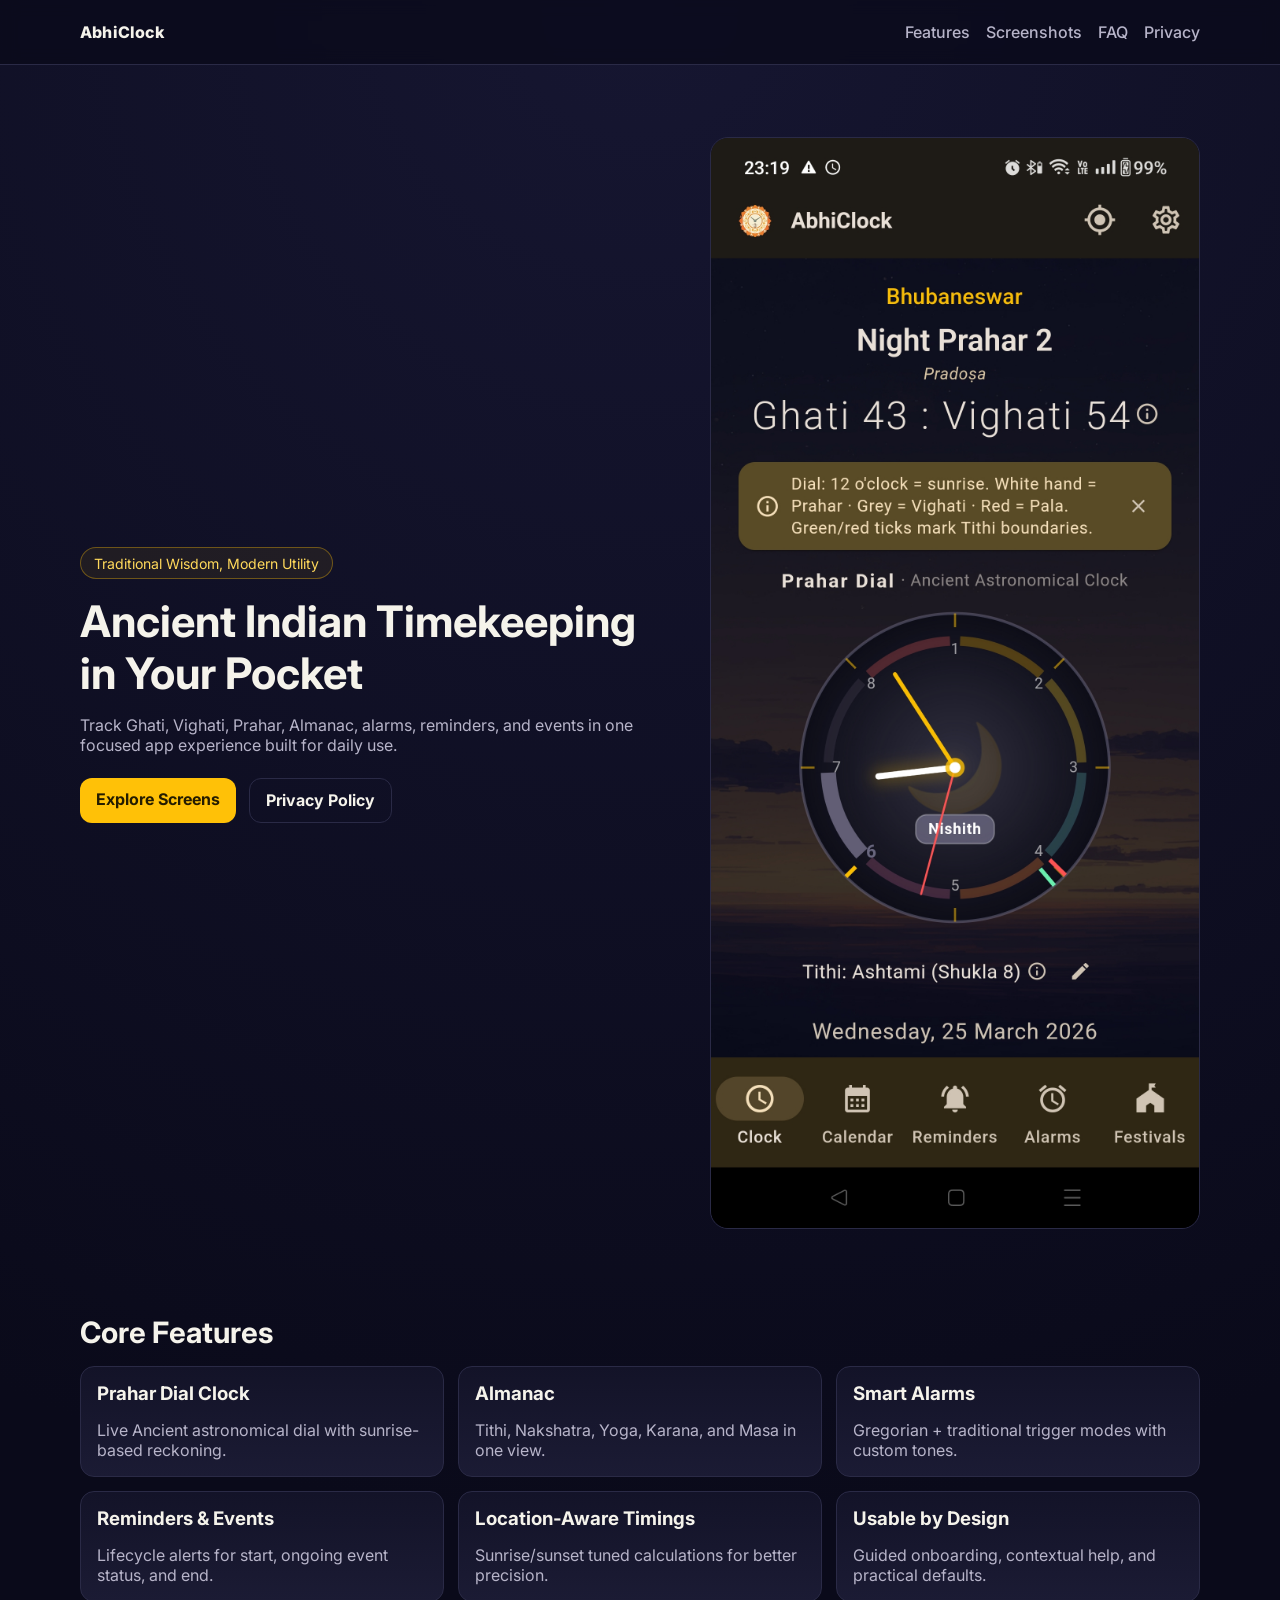
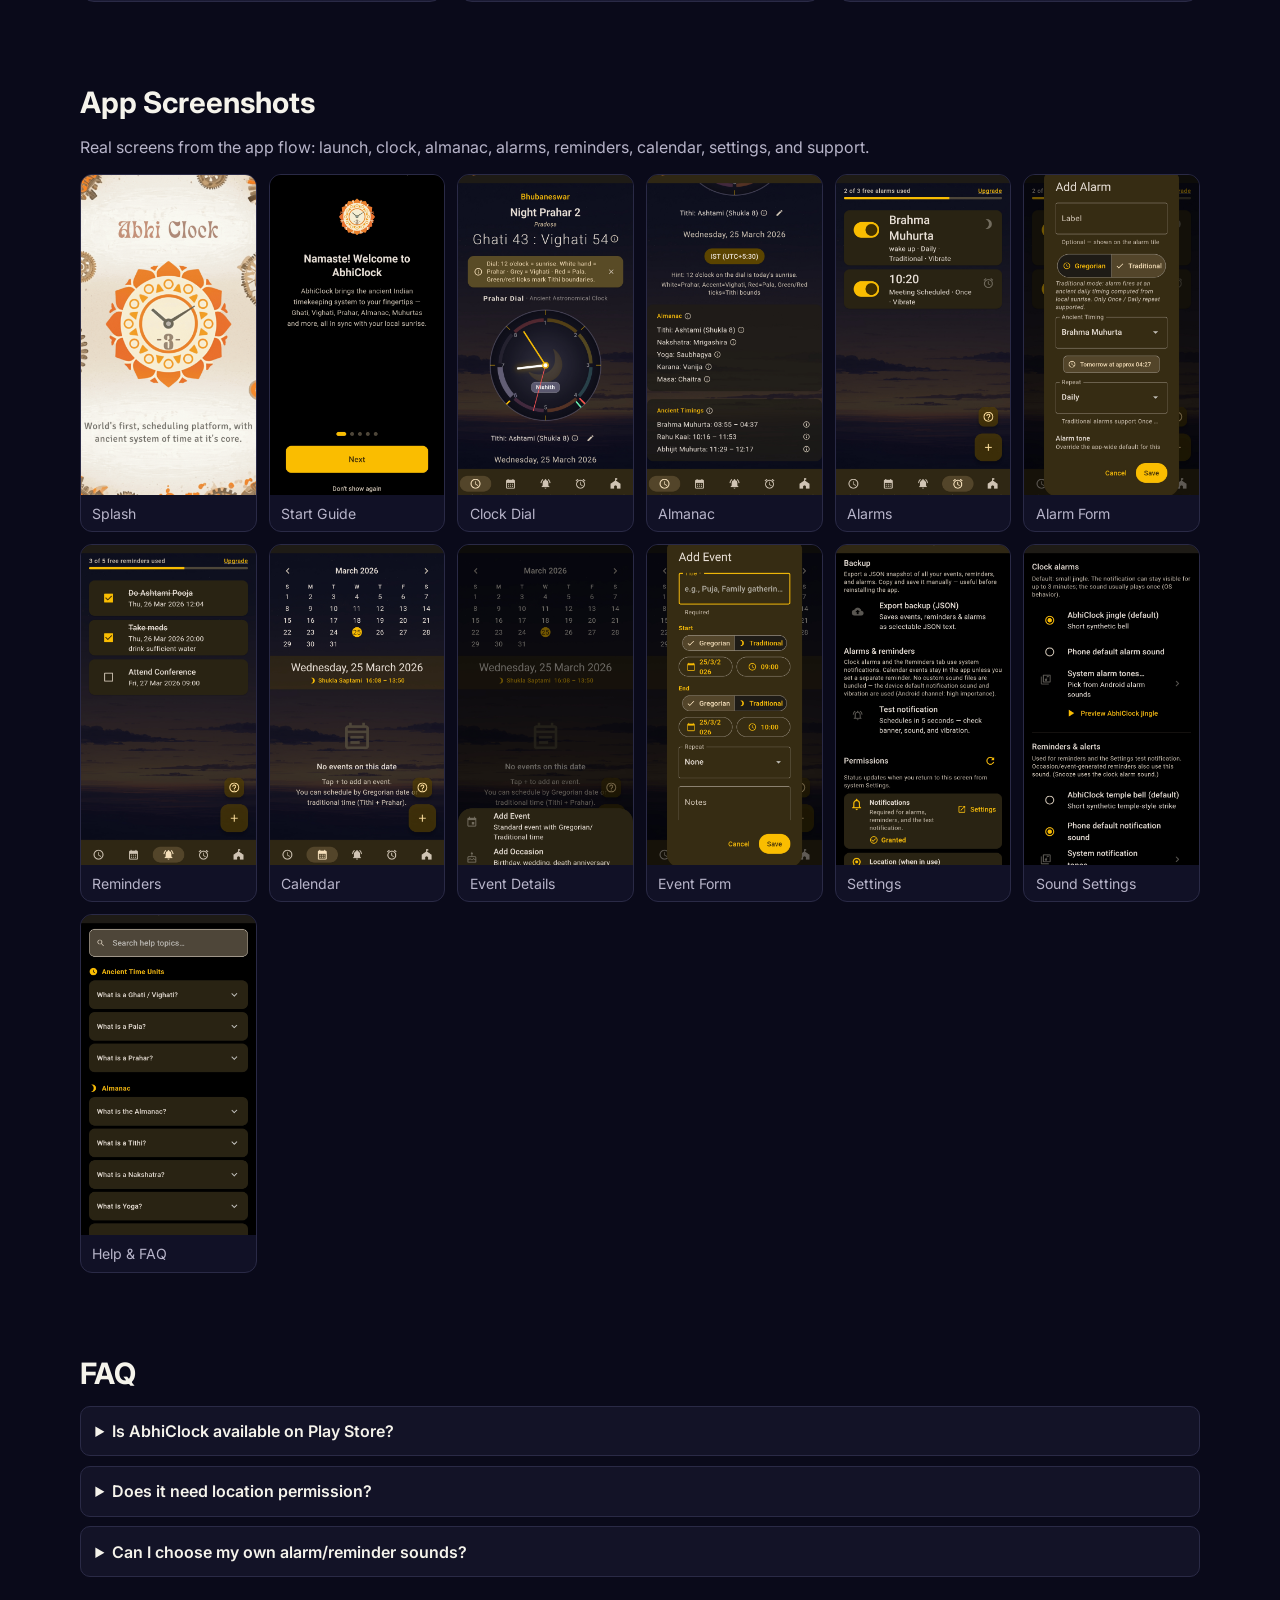
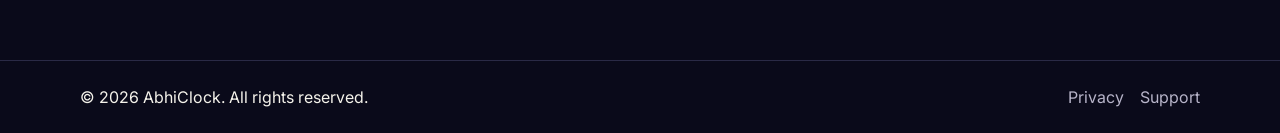
<file: index.html>
<!doctype html>
<html lang="en">
  <head>
    <meta charset="UTF-8" />
    <meta name="viewport" content="width=device-width, initial-scale=1.0" />
    <title>AbhiClock | Ancient Indian Timekeeping</title>
    <meta
      name="description"
      content="AbhiClock blends traditional Indian timekeeping with modern utility: Prahar dial, Almanac, alarms, reminders, and calendar events."
    />
    <link rel="preconnect" href="https://fonts.googleapis.com" />
    <link rel="preconnect" href="https://fonts.gstatic.com" crossorigin />
    <link
      href="https://fonts.googleapis.com/css2?family=Inter:wght@400;500;600;700;800&display=swap"
      rel="stylesheet"
    />
    <link rel="stylesheet" href="styles.css" />
  </head>
  <body>
    <header class="site-header">
      <div class="container nav-wrap">
        <a class="brand" href="#top">AbhiClock</a>
        <nav class="nav">
          <a href="#features">Features</a>
          <a href="#screenshots">Screenshots</a>
          <a href="#faq">FAQ</a>
          <a href="privacy.html">Privacy</a>
        </nav>
      </div>
    </header>

    <main id="top">
      <section class="hero">
        <div class="container hero-grid">
          <div>
            <p class="pill">Traditional Wisdom, Modern Utility</p>
            <h1>Ancient Indian Timekeeping in Your Pocket</h1>
            <p class="lead">
              Track Ghati, Vighati, Prahar, Almanac, alarms, reminders, and
              events in one focused app experience built for daily use.
            </p>
            <div class="cta-row">
              <a class="btn btn-primary" href="#screenshots">Explore Screens</a>
              <a class="btn btn-ghost" href="privacy.html">Privacy Policy</a>
            </div>
          </div>
          <div class="hero-shot">
            <img src="assets/images/screenshots/3-clock%20dial-corrected.jpg" alt="AbhiClock dial screen" />
          </div>
        </div>
      </section>

      <section id="features" class="section">
        <div class="container">
          <h2>Core Features</h2>
          <div class="feature-grid">
            <article class="card">
              <h3>Prahar Dial Clock</h3>
              <p>Live Ancient astronomical dial with sunrise-based reckoning.</p>
            </article>
            <article class="card">
              <h3>Almanac</h3>
              <p>Tithi, Nakshatra, Yoga, Karana, and Masa in one view.</p>
            </article>
            <article class="card">
              <h3>Smart Alarms</h3>
              <p>Gregorian + traditional trigger modes with custom tones.</p>
            </article>
            <article class="card">
              <h3>Reminders & Events</h3>
              <p>Lifecycle alerts for start, ongoing event status, and end.</p>
            </article>
            <article class="card">
              <h3>Location-Aware Timings</h3>
              <p>Sunrise/sunset tuned calculations for better precision.</p>
            </article>
            <article class="card">
              <h3>Usable by Design</h3>
              <p>Guided onboarding, contextual help, and practical defaults.</p>
            </article>
          </div>
        </div>
      </section>

      <section id="screenshots" class="section">
        <div class="container">
          <h2>App Screenshots</h2>
          <p class="muted">
            Real screens from the app flow: launch, clock, almanac, alarms,
            reminders, calendar, settings, and support.
          </p>
          <div class="shots-grid">
            <figure class="shot-card"><img src="assets/images/screenshots/1-splash.jpg" alt="Splash" /><figcaption>Splash</figcaption></figure>
            <figure class="shot-card"><img src="assets/images/screenshots/2-start%20guide.jpg" alt="Start Guide" /><figcaption>Start Guide</figcaption></figure>
            <figure class="shot-card"><img src="assets/images/screenshots/3-clock%20dial-corrected.jpg" alt="Clock Dial" /><figcaption>Clock Dial</figcaption></figure>
            <figure class="shot-card"><img src="assets/images/screenshots/4-almanac.jpg" alt="Almanac" /><figcaption>Almanac</figcaption></figure>
            <figure class="shot-card"><img src="assets/images/screenshots/5-alarms.jpg" alt="Alarms" /><figcaption>Alarms</figcaption></figure>
            <figure class="shot-card"><img src="assets/images/screenshots/6-alarm%20form.jpg" alt="Alarm Form" /><figcaption>Alarm Form</figcaption></figure>
            <figure class="shot-card"><img src="assets/images/screenshots/7-reminders%20list.jpg" alt="Reminders List" /><figcaption>Reminders</figcaption></figure>
            <figure class="shot-card"><img src="assets/images/screenshots/8-calendar.jpg" alt="Calendar" /><figcaption>Calendar</figcaption></figure>
            <figure class="shot-card"><img src="assets/images/screenshots/9-calendar-event.jpg" alt="Calendar Event" /><figcaption>Event Details</figcaption></figure>
            <figure class="shot-card"><img src="assets/images/screenshots/10-calendar-form.jpg" alt="Calendar Form" /><figcaption>Event Form</figcaption></figure>
            <figure class="shot-card"><img src="assets/images/screenshots/11-settings-page.jpg" alt="Settings" /><figcaption>Settings</figcaption></figure>
            <figure class="shot-card"><img src="assets/images/screenshots/11-settings-audio.jpg" alt="Audio Settings" /><figcaption>Sound Settings</figcaption></figure>
            <figure class="shot-card"><img src="assets/images/screenshots/12-help-and-faqs.jpg" alt="Help and FAQ" /><figcaption>Help & FAQ</figcaption></figure>
          </div>
        </div>
      </section>

      <section id="faq" class="section">
        <div class="container">
          <h2>FAQ</h2>
          <details>
            <summary>Is AbhiClock available on Play Store?</summary>
            <p>Play release is in progress. This page will be updated with the official listing link.</p>
          </details>
          <details>
            <summary>Does it need location permission?</summary>
            <p>Location improves sunrise/sunset based calculations for traditional timings. You can control permission in device settings.</p>
          </details>
          <details>
            <summary>Can I choose my own alarm/reminder sounds?</summary>
            <p>Yes. The app supports bundled tones, platform defaults, and Android system-picked tones.</p>
          </details>
        </div>
      </section>
    </main>

    <footer class="site-footer">
      <div class="container footer-wrap">
        <p>© <span id="year"></span> AbhiClock. All rights reserved.</p>
        <div class="footer-links">
          <a href="privacy.html">Privacy</a>
          <a href="mailto:abhijeetr.ai.ops@gmail.com">Support</a>
        </div>
      </div>
    </footer>
    <script src="app.js"></script>
  </body>
</html>
</file>
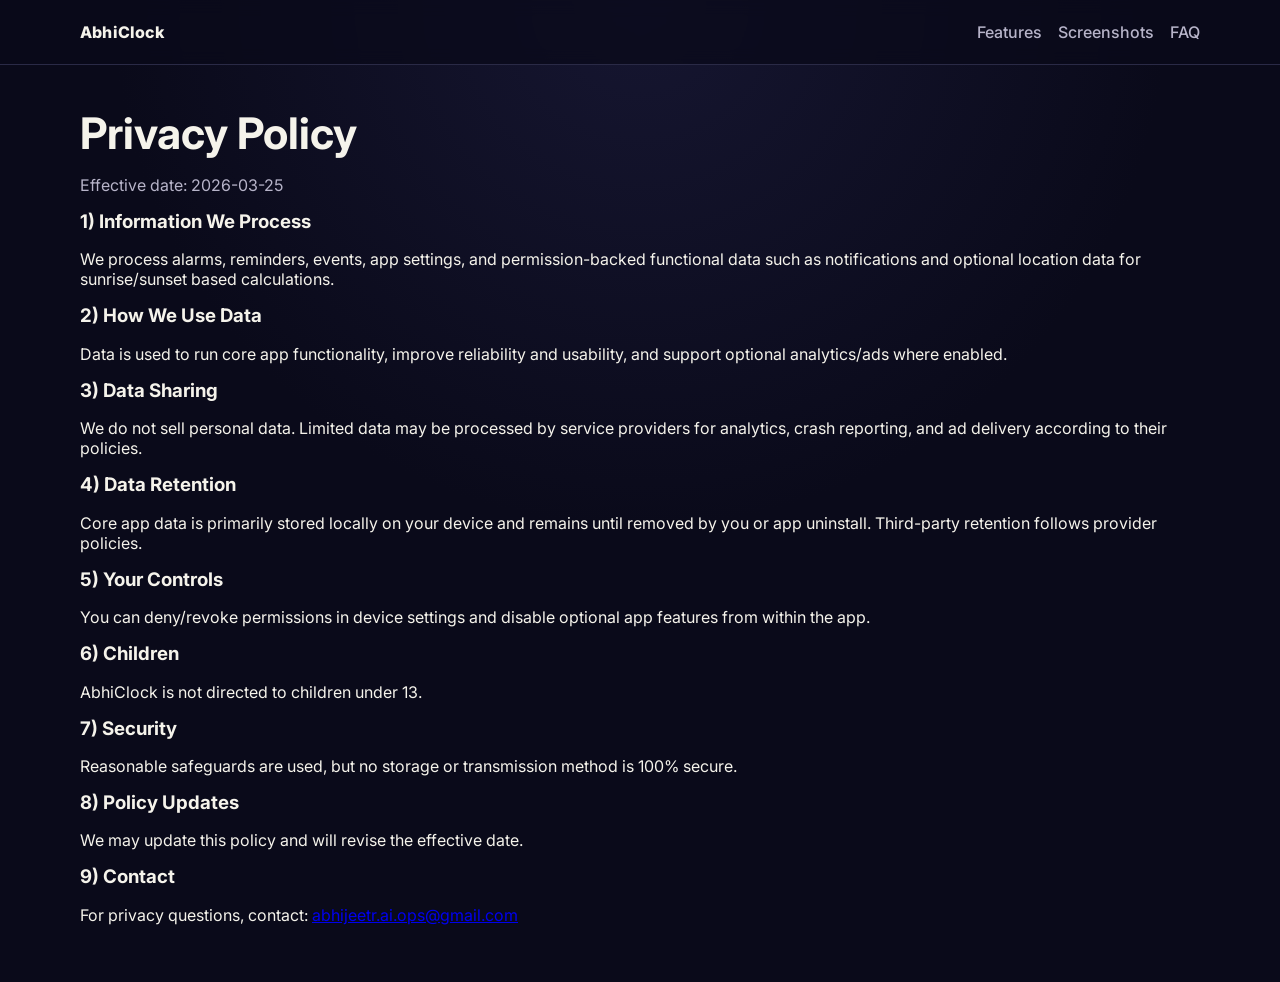
<file: privacy.html>
<!doctype html>
<html lang="en">
  <head>
    <meta charset="UTF-8" />
    <meta name="viewport" content="width=device-width, initial-scale=1.0" />
    <title>AbhiClock Privacy Policy</title>
    <link
      href="https://fonts.googleapis.com/css2?family=Inter:wght@400;500;600;700&display=swap"
      rel="stylesheet"
    />
    <link rel="stylesheet" href="styles.css" />
  </head>
  <body>
    <header class="site-header">
      <div class="container nav-wrap">
        <a class="brand" href="index.html">AbhiClock</a>
        <nav class="nav">
          <a href="index.html#features">Features</a>
          <a href="index.html#screenshots">Screenshots</a>
          <a href="index.html#faq">FAQ</a>
        </nav>
      </div>
    </header>
    <main class="section">
      <div class="container">
        <h1>Privacy Policy</h1>
        <p class="muted">Effective date: 2026-03-25</p>

        <h3>1) Information We Process</h3>
        <p>We process alarms, reminders, events, app settings, and permission-backed functional data such as notifications and optional location data for sunrise/sunset based calculations.</p>

        <h3>2) How We Use Data</h3>
        <p>Data is used to run core app functionality, improve reliability and usability, and support optional analytics/ads where enabled.</p>

        <h3>3) Data Sharing</h3>
        <p>We do not sell personal data. Limited data may be processed by service providers for analytics, crash reporting, and ad delivery according to their policies.</p>

        <h3>4) Data Retention</h3>
        <p>Core app data is primarily stored locally on your device and remains until removed by you or app uninstall. Third-party retention follows provider policies.</p>

        <h3>5) Your Controls</h3>
        <p>You can deny/revoke permissions in device settings and disable optional app features from within the app.</p>

        <h3>6) Children</h3>
        <p>AbhiClock is not directed to children under 13.</p>

        <h3>7) Security</h3>
        <p>Reasonable safeguards are used, but no storage or transmission method is 100% secure.</p>

        <h3>8) Policy Updates</h3>
        <p>We may update this policy and will revise the effective date.</p>

        <h3>9) Contact</h3>
        <p>
          For privacy questions, contact:
          <a href="mailto:abhijeetr.ai.ops@gmail.com">abhijeetr.ai.ops@gmail.com</a>
        </p>

      </div>
    </main>
  </body>
</html>
</file>
<file: styles.css>
:root {
  --bg: #0a0a1a;
  --surface: #131328;
  --surface-2: #1b1b34;
  --text: #f5f3eb;
  --muted: #b7b4c9;
  --primary: #ffc107;
  --primary-2: #ffd95b;
  --border: #2a2a46;
}

* {
  box-sizing: border-box;
}

html, body {
  margin: 0;
  padding: 0;
  font-family: Inter, system-ui, -apple-system, Segoe UI, Roboto, sans-serif;
  background: radial-gradient(circle at top, #161631 0%, var(--bg) 45%);
  color: var(--text);
  scroll-behavior: smooth;
}

.container {
  width: min(1120px, 92%);
  margin: 0 auto;
}

.site-header {
  position: sticky;
  top: 0;
  z-index: 20;
  backdrop-filter: blur(8px);
  background: rgba(10, 10, 26, 0.75);
  border-bottom: 1px solid var(--border);
}

.nav-wrap {
  display: flex;
  align-items: center;
  justify-content: space-between;
  min-height: 64px;
}

.brand {
  color: var(--text);
  text-decoration: none;
  font-weight: 800;
  letter-spacing: 0.2px;
}

.nav {
  display: flex;
  gap: 1rem;
}

.nav a {
  color: var(--muted);
  text-decoration: none;
  font-weight: 500;
}

.nav a:hover {
  color: var(--primary);
}

.hero {
  padding: 4.5rem 0 2.5rem;
}

.hero-grid {
  display: grid;
  grid-template-columns: 1.1fr 0.9fr;
  gap: 2rem;
  align-items: center;
}

.pill {
  display: inline-block;
  margin: 0 0 1rem;
  padding: 0.4rem 0.8rem;
  border: 1px solid rgba(255, 193, 7, 0.35);
  border-radius: 999px;
  color: var(--primary-2);
  font-size: 0.88rem;
  background: rgba(255, 193, 7, 0.07);
}

h1, h2, h3 {
  margin: 0 0 0.9rem;
  line-height: 1.2;
}

h1 {
  font-size: clamp(1.85rem, 3.4vw, 3rem);
}

h2 {
  font-size: clamp(1.4rem, 2.3vw, 2rem);
}

.lead, .muted {
  color: var(--muted);
}

.cta-row {
  display: flex;
  flex-wrap: wrap;
  gap: 0.8rem;
  margin-top: 1.4rem;
}

.btn {
  display: inline-block;
  border-radius: 12px;
  padding: 0.72rem 1rem;
  font-weight: 700;
  text-decoration: none;
}

.btn-primary {
  background: var(--primary);
  color: #241c00;
}

.btn-ghost {
  border: 1px solid var(--border);
  color: var(--text);
}

.hero-shot img {
  width: 100%;
  border-radius: 18px;
  border: 1px solid var(--border);
}

.section {
  padding: 2.6rem 0;
}

.feature-grid {
  margin-top: 1rem;
  display: grid;
  grid-template-columns: repeat(3, minmax(0, 1fr));
  gap: 0.9rem;
}

.card {
  background: linear-gradient(180deg, var(--surface), var(--surface-2));
  border: 1px solid var(--border);
  border-radius: 14px;
  padding: 1rem;
}

.card p {
  margin: 0;
  color: var(--muted);
}

.shots-grid {
  margin-top: 1.1rem;
  display: grid;
  grid-template-columns: repeat(auto-fit, minmax(170px, 1fr));
  gap: 0.75rem;
}

.shot-card {
  margin: 0;
  background: #111126;
  border: 1px solid var(--border);
  border-radius: 12px;
  overflow: hidden;
}

.shot-card img {
  width: 100%;
  height: 320px;
  object-fit: cover;
  display: block;
}

.shot-card figcaption {
  padding: 0.6rem 0.7rem;
  font-size: 0.88rem;
  color: var(--muted);
}

details {
  background: #131327;
  border: 1px solid var(--border);
  border-radius: 10px;
  padding: 0.9rem;
  margin-bottom: 0.6rem;
}

summary {
  cursor: pointer;
  font-weight: 600;
}

details p {
  color: var(--muted);
}

.site-footer {
  margin-top: 2rem;
  border-top: 1px solid var(--border);
}

.footer-wrap {
  min-height: 72px;
  display: flex;
  align-items: center;
  justify-content: space-between;
  gap: 1rem;
}

.footer-links {
  display: flex;
  gap: 1rem;
}

.footer-links a {
  color: var(--muted);
  text-decoration: none;
}

@media (max-width: 960px) {
  .hero-grid {
    grid-template-columns: 1fr;
  }
  .feature-grid {
    grid-template-columns: repeat(2, minmax(0, 1fr));
  }
}

@media (max-width: 640px) {
  .nav {
    gap: 0.65rem;
    font-size: 0.9rem;
  }
  .feature-grid {
    grid-template-columns: 1fr;
  }
  .shot-card img {
    height: 280px;
  }
  .footer-wrap {
    flex-direction: column;
    justify-content: center;
    padding: 0.8rem 0;
  }
}
</file>
